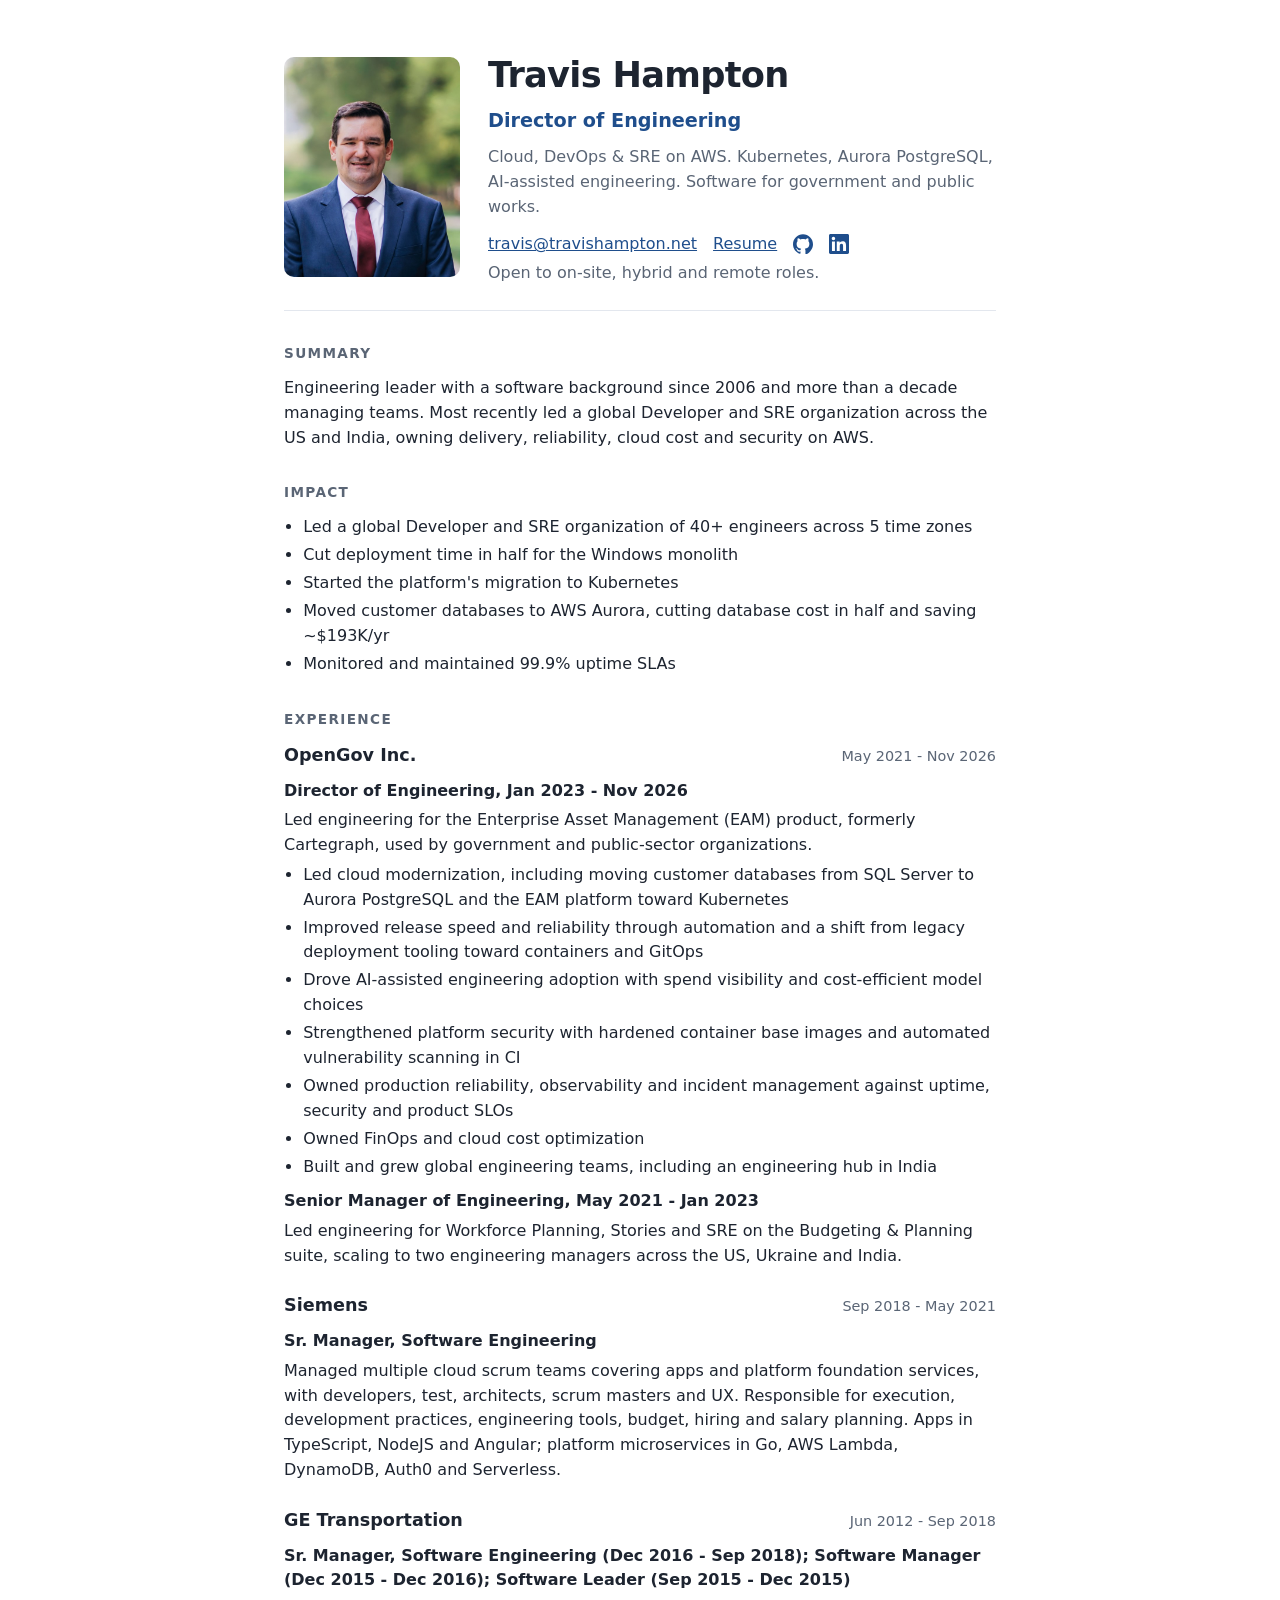
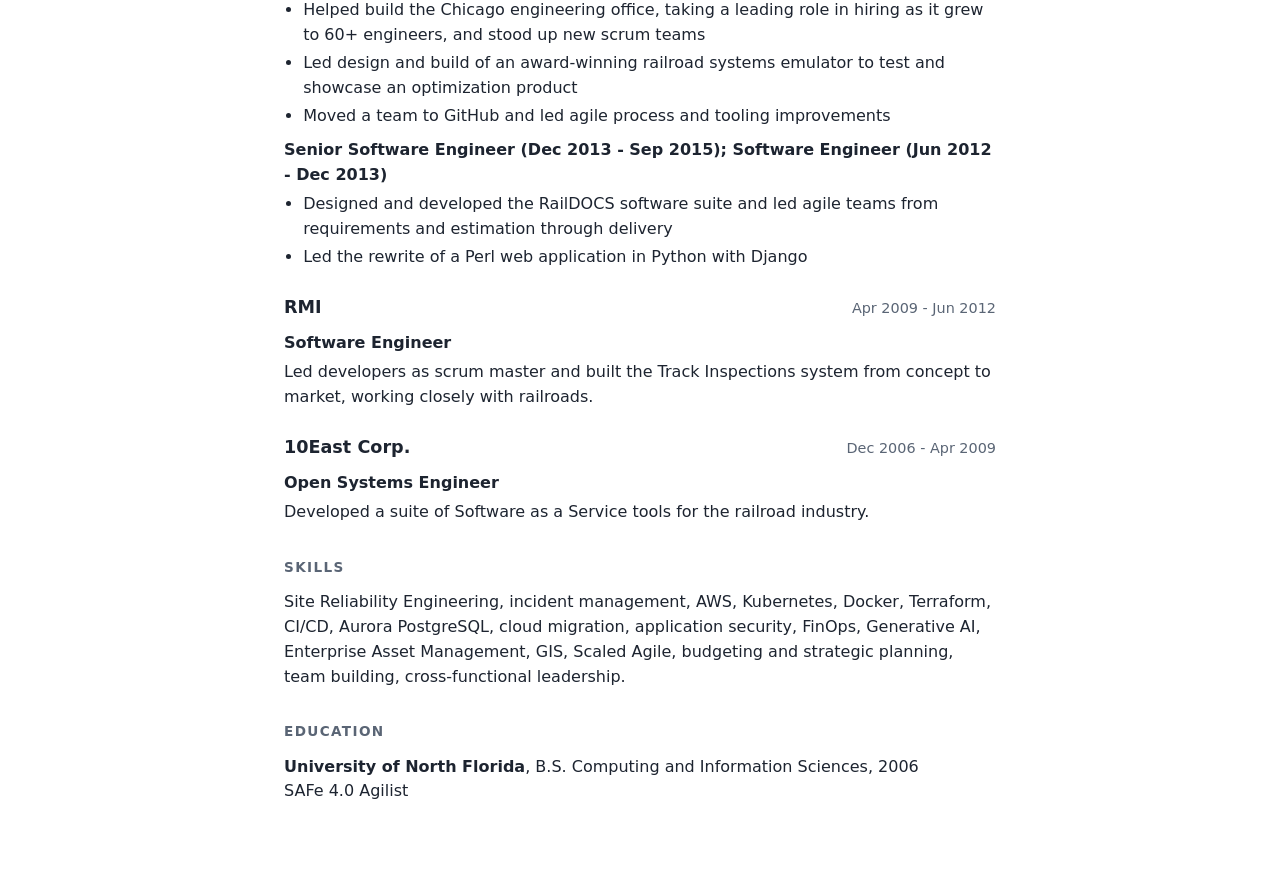
<file: index.html>
<!doctype html>
<html lang="en">
<head>
<meta charset="utf-8">
<meta name="viewport" content="width=device-width, initial-scale=1">
<title>Travis Hampton | Director of Engineering</title>
<meta name="description" content="Travis Hampton is a Director of Engineering focused on cloud, DevOps and SRE on AWS, building software for government and public works.">
<meta name="theme-color" content="#ffffff">
<link rel="canonical" href="https://travishampton.net/">
<link rel="icon" href="data:image/svg+xml,%3Csvg xmlns='http://www.w3.org/2000/svg' viewBox='0 0 64 64'%3E%3Crect width='64' height='64' rx='12' fill='%231f4e8c'/%3E%3Ctext x='32' y='43' font-family='Arial,sans-serif' font-size='30' font-weight='700' text-anchor='middle' fill='%23fff'%3ETH%3C/text%3E%3C/svg%3E">
<meta property="og:type" content="profile">
<meta property="og:site_name" content="Travis Hampton">
<meta property="og:title" content="Travis Hampton | Director of Engineering">
<meta property="og:description" content="Travis Hampton is a Director of Engineering focused on cloud, DevOps and SRE on AWS, building software for government and public works.">
<meta property="og:url" content="https://travishampton.net/">
<meta property="og:image" content="https://travishampton.net/headshot.jpg">
<meta property="og:image:alt" content="Headshot of Travis Hampton">
<meta name="twitter:card" content="summary">
<link rel="stylesheet" href="style.css?v=3">
</head>
<body>
<main>
<header>
  <img class="headshot" src="headshot.jpg" alt="Headshot of Travis Hampton, smiling, wearing a navy suit with a white shirt and burgundy tie" width="600" height="750">
  <div>
    <h1>Travis Hampton</h1>
    <p class="role">Director of Engineering</p>
    <p class="tag">Cloud, DevOps &amp; SRE on AWS. Kubernetes, Aurora PostgreSQL, AI-assisted engineering. Software for government and public works.</p>
    <div class="links" role="group" aria-label="Contact and resume links">
      <div class="link-row"><a href="mailto:travis@travishampton.net" aria-label="Email travis@travishampton.net">travis@travishampton.net</a><a href="travis-hampton-resume.pdf">Resume</a><a href="https://github.com/thampton" aria-label="GitHub" title="GitHub"><svg viewBox="0 0 24 24" width="20" height="20" fill="currentColor" aria-hidden="true" focusable="false"><path d="M12 .297c-6.63 0-12 5.373-12 12 0 5.303 3.438 9.8 8.205 11.385.6.113.82-.258.82-.577 0-.285-.01-1.04-.015-2.04-3.338.724-4.042-1.61-4.042-1.61C4.422 18.07 3.633 17.7 3.633 17.7c-1.087-.744.084-.729.084-.729 1.205.084 1.838 1.236 1.838 1.236 1.07 1.835 2.809 1.305 3.495.998.108-.776.417-1.305.76-1.605-2.665-.3-5.466-1.332-5.466-5.93 0-1.31.465-2.38 1.235-3.22-.135-.303-.54-1.523.105-3.176 0 0 1.005-.322 3.3 1.23.96-.267 1.98-.399 3-.405 1.02.006 2.04.138 3 .405 2.28-1.552 3.285-1.23 3.285-1.23.645 1.653.24 2.873.12 3.176.765.84 1.23 1.91 1.23 3.22 0 4.61-2.805 5.625-5.475 5.92.42.36.81 1.096.81 2.22 0 1.606-.015 2.896-.015 4.21 0 .315.21.69.825.57C20.565 22.092 24 17.592 24 12.297c0-6.627-5.373-12-12-12"/></svg></a><a href="https://www.linkedin.com/in/travishampton" aria-label="LinkedIn" title="LinkedIn"><svg viewBox="0 0 24 24" width="20" height="20" fill="currentColor" aria-hidden="true" focusable="false"><path d="M20.447 20.452h-3.554v-5.569c0-1.328-.027-3.037-1.852-3.037-1.853 0-2.136 1.445-2.136 2.939v5.667H9.351V9h3.414v1.561h.046c.477-.9 1.637-1.85 3.37-1.85 3.601 0 4.267 2.37 4.267 5.455v6.286zM5.337 7.433c-1.144 0-2.063-.926-2.063-2.065 0-1.138.92-2.063 2.063-2.063 1.14 0 2.064.925 2.064 2.063 0 1.139-.925 2.065-2.064 2.065zm1.782 13.019H3.555V9h3.564v11.452zM22.225 0H1.771C.792 0 0 .774 0 1.729v20.542C0 23.227.792 24 1.771 24h20.451C23.2 24 24 23.227 24 22.271V1.729C24 .774 23.2 0 22.222 0h.003z"/></svg></a></div>
    </div>
    <p class="open">Open to on-site, hybrid and remote roles.</p>
  </div>
</header>

<section aria-labelledby="summary-heading">
<h2 id="summary-heading">Summary</h2>
<p>Engineering leader with a software background since 2006 and more than a decade managing teams. Most recently led a global Developer and SRE organization across the US and India, owning delivery, reliability, cloud cost and security on AWS.</p>
</section>

<section aria-labelledby="impact-heading">
<h2 id="impact-heading">Impact</h2>
<ul>
<li>Led a global Developer and SRE organization of 40+ engineers across 5 time zones</li>
<li>Cut deployment time in half for the Windows monolith</li>
<li>Started the platform's migration to Kubernetes</li>
<li>Moved customer databases to AWS Aurora, cutting database cost in half and saving ~$193K/yr</li>
<li>Monitored and maintained 99.9% uptime SLAs</li>
</ul>
</section>

<section aria-labelledby="experience-heading">
<h2 id="experience-heading">Experience</h2>

<article>
<div class="row"><h3>OpenGov Inc.</h3><span>May 2021 - Nov 2026</span></div>
<p class="sub">Director of Engineering, Jan 2023 - Nov 2026</p>
<p>Led engineering for the Enterprise Asset Management (EAM) product, formerly Cartegraph, used by government and public-sector organizations.</p>
<ul>
<li>Led cloud modernization, including moving customer databases from SQL Server to Aurora PostgreSQL and the EAM platform toward Kubernetes</li>
<li>Improved release speed and reliability through automation and a shift from legacy deployment tooling toward containers and GitOps</li>
<li>Drove AI-assisted engineering adoption with spend visibility and cost-efficient model choices</li>
<li>Strengthened platform security with hardened container base images and automated vulnerability scanning in CI</li>
<li>Owned production reliability, observability and incident management against uptime, security and product SLOs</li>
<li>Owned FinOps and cloud cost optimization</li>
<li>Built and grew global engineering teams, including an engineering hub in India</li>
</ul>
<p class="sub">Senior Manager of Engineering, May 2021 - Jan 2023</p>
<p>Led engineering for Workforce Planning, Stories and SRE on the Budgeting &amp; Planning suite, scaling to two engineering managers across the US, Ukraine and India.</p>
</article>

<article>
<div class="row"><h3>Siemens</h3><span>Sep 2018 - May 2021</span></div>
<p class="sub">Sr. Manager, Software Engineering</p>
<p>Managed multiple cloud scrum teams covering apps and platform foundation services, with developers, test, architects, scrum masters and UX. Responsible for execution, development practices, engineering tools, budget, hiring and salary planning. Apps in TypeScript, NodeJS and Angular; platform microservices in Go, AWS Lambda, DynamoDB, Auth0 and Serverless.</p>
</article>

<article>
<div class="row"><h3>GE Transportation</h3><span>Jun 2012 - Sep 2018</span></div>
<p class="sub">Sr. Manager, Software Engineering (Dec 2016 - Sep 2018); Software Manager (Dec 2015 - Dec 2016); Software Leader (Sep 2015 - Dec 2015)</p>
<ul>
<li>Helped build the Chicago engineering office, taking a leading role in hiring as it grew to 60+ engineers, and stood up new scrum teams</li>
<li>Led design and build of an award-winning railroad systems emulator to test and showcase an optimization product</li>
<li>Moved a team to GitHub and led agile process and tooling improvements</li>
</ul>
<p class="sub">Senior Software Engineer (Dec 2013 - Sep 2015); Software Engineer (Jun 2012 - Dec 2013)</p>
<ul>
<li>Designed and developed the RailDOCS software suite and led agile teams from requirements and estimation through delivery</li>
<li>Led the rewrite of a Perl web application in Python with Django</li>
</ul>
</article>

<article>
<div class="row"><h3>RMI</h3><span>Apr 2009 - Jun 2012</span></div>
<p class="sub">Software Engineer</p>
<p>Led developers as scrum master and built the Track Inspections system from concept to market, working closely with railroads.</p>
</article>

<article>
<div class="row"><h3>10East Corp.</h3><span>Dec 2006 - Apr 2009</span></div>
<p class="sub">Open Systems Engineer</p>
<p>Developed a suite of Software as a Service tools for the railroad industry.</p>
</article>
</section>

<section aria-labelledby="skills-heading">
<h2 id="skills-heading">Skills</h2>
<p>Site Reliability Engineering, incident management, AWS, Kubernetes, Docker, Terraform, CI/CD, Aurora PostgreSQL, cloud migration, application security, FinOps, Generative AI, Enterprise Asset Management, GIS, Scaled Agile, budgeting and strategic planning, team building, cross-functional leadership.</p>
</section>

<section aria-labelledby="education-heading">
<h2 id="education-heading">Education</h2>
<p><strong>University of North Florida</strong>, B.S. Computing and Information Sciences, 2006<br>SAFe 4.0 Agilist</p>
</section>
</main>
</body>
</html>
</file>
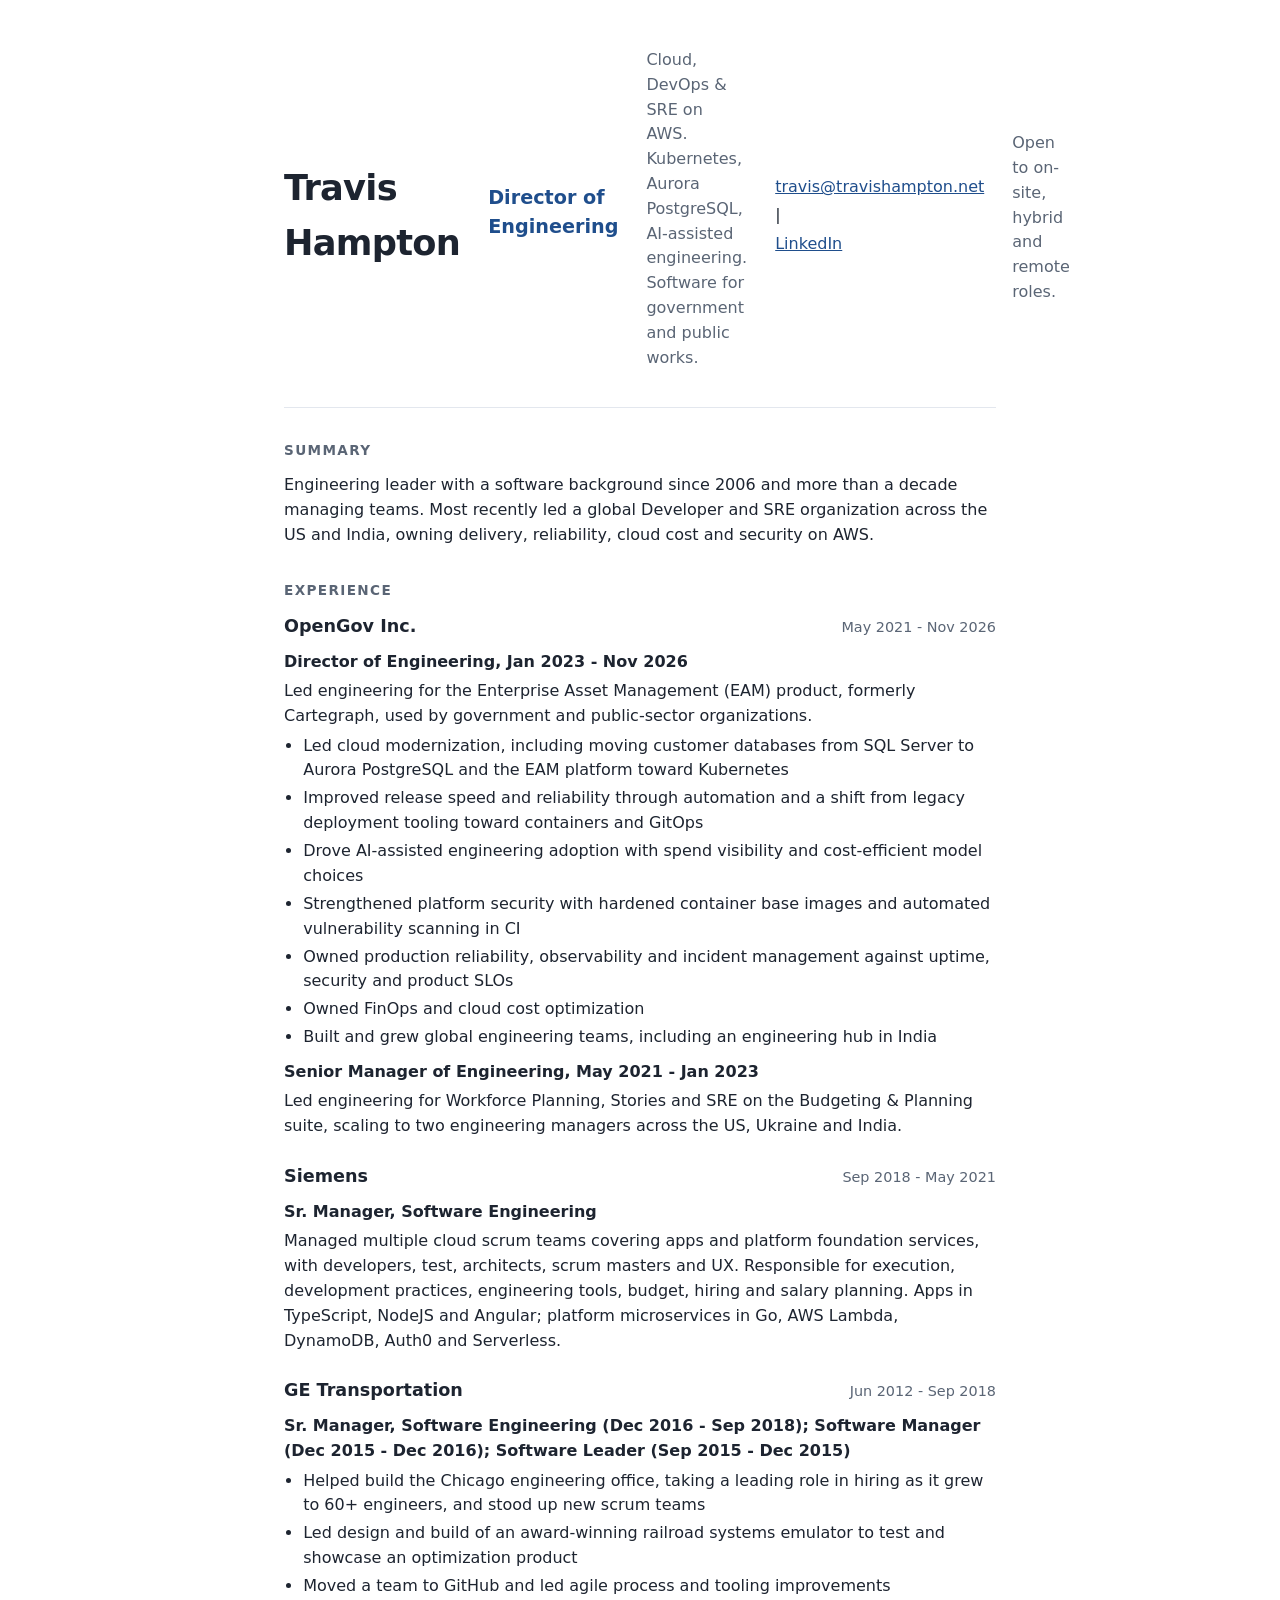
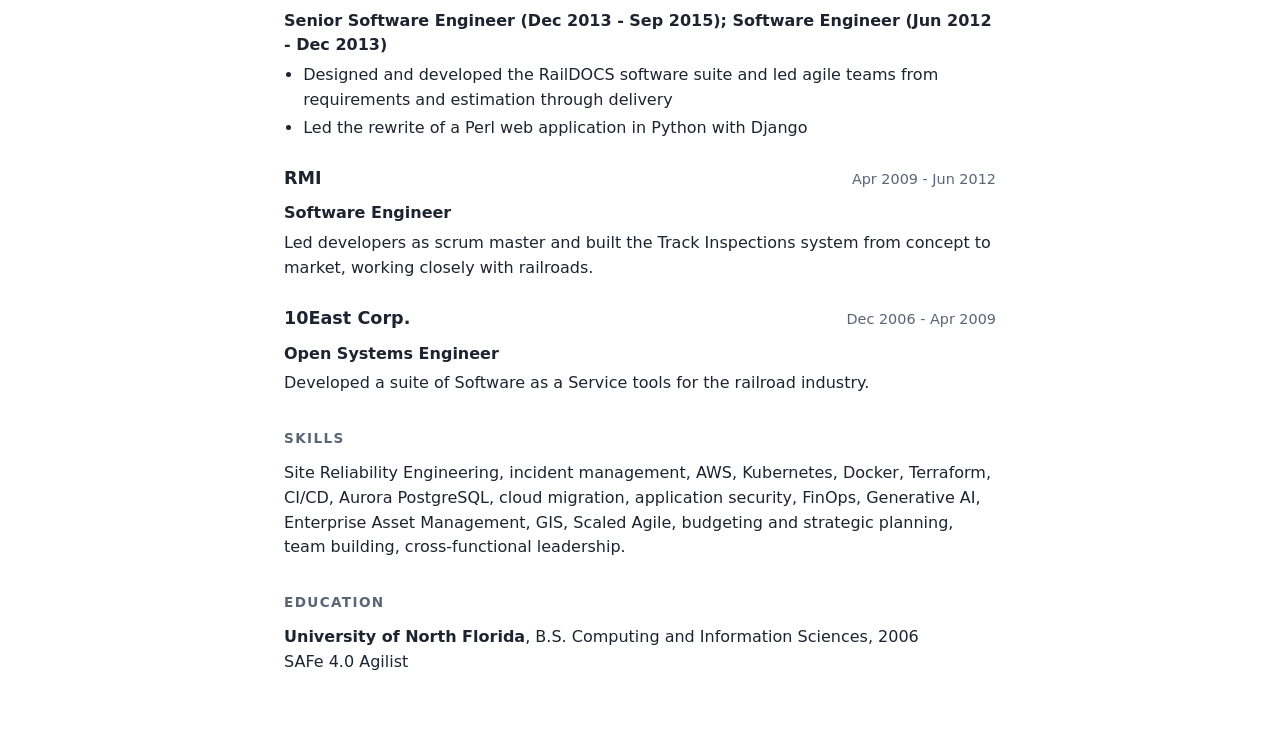
<file: 1-index.html>
<!doctype html>
<html lang="en">
<head>
<meta charset="utf-8">
<meta name="viewport" content="width=device-width, initial-scale=1">
<title>Travis Hampton | Director of Engineering</title>
<meta name="description" content="Travis Hampton is a Director of Engineering focused on cloud, DevOps and SRE on AWS, building software for government and public works.">
<link rel="stylesheet" href="style.css">
</head>
<body>
<main>
<header>
  <h1>Travis Hampton</h1>
  <p class="role">Director of Engineering</p>
  <p class="tag">Cloud, DevOps &amp; SRE on AWS. Kubernetes, Aurora PostgreSQL, AI-assisted engineering. Software for government and public works.</p>
  <p class="links"><a href="mailto:travis@travishampton.net">travis@travishampton.net</a> <span>|</span> <a href="https://www.linkedin.com/in/travishampton">LinkedIn</a></p>
  <p class="open">Open to on-site, hybrid and remote roles.</p>
</header>

<section>
<h2>Summary</h2>
<p>Engineering leader with a software background since 2006 and more than a decade managing teams. Most recently led a global Developer and SRE organization across the US and India, owning delivery, reliability, cloud cost and security on AWS.</p>
</section>

<section>
<h2>Experience</h2>

<article>
<div class="row"><h3>OpenGov Inc.</h3><span>May 2021 - Nov 2026</span></div>
<p class="sub">Director of Engineering, Jan 2023 - Nov 2026</p>
<p>Led engineering for the Enterprise Asset Management (EAM) product, formerly Cartegraph, used by government and public-sector organizations.</p>
<ul>
<li>Led cloud modernization, including moving customer databases from SQL Server to Aurora PostgreSQL and the EAM platform toward Kubernetes</li>
<li>Improved release speed and reliability through automation and a shift from legacy deployment tooling toward containers and GitOps</li>
<li>Drove AI-assisted engineering adoption with spend visibility and cost-efficient model choices</li>
<li>Strengthened platform security with hardened container base images and automated vulnerability scanning in CI</li>
<li>Owned production reliability, observability and incident management against uptime, security and product SLOs</li>
<li>Owned FinOps and cloud cost optimization</li>
<li>Built and grew global engineering teams, including an engineering hub in India</li>
</ul>
<p class="sub">Senior Manager of Engineering, May 2021 - Jan 2023</p>
<p>Led engineering for Workforce Planning, Stories and SRE on the Budgeting &amp; Planning suite, scaling to two engineering managers across the US, Ukraine and India.</p>
</article>

<article>
<div class="row"><h3>Siemens</h3><span>Sep 2018 - May 2021</span></div>
<p class="sub">Sr. Manager, Software Engineering</p>
<p>Managed multiple cloud scrum teams covering apps and platform foundation services, with developers, test, architects, scrum masters and UX. Responsible for execution, development practices, engineering tools, budget, hiring and salary planning. Apps in TypeScript, NodeJS and Angular; platform microservices in Go, AWS Lambda, DynamoDB, Auth0 and Serverless.</p>
</article>

<article>
<div class="row"><h3>GE Transportation</h3><span>Jun 2012 - Sep 2018</span></div>
<p class="sub">Sr. Manager, Software Engineering (Dec 2016 - Sep 2018); Software Manager (Dec 2015 - Dec 2016); Software Leader (Sep 2015 - Dec 2015)</p>
<ul>
<li>Helped build the Chicago engineering office, taking a leading role in hiring as it grew to 60+ engineers, and stood up new scrum teams</li>
<li>Led design and build of an award-winning railroad systems emulator to test and showcase an optimization product</li>
<li>Moved a team to GitHub and led agile process and tooling improvements</li>
</ul>
<p class="sub">Senior Software Engineer (Dec 2013 - Sep 2015); Software Engineer (Jun 2012 - Dec 2013)</p>
<ul>
<li>Designed and developed the RailDOCS software suite and led agile teams from requirements and estimation through delivery</li>
<li>Led the rewrite of a Perl web application in Python with Django</li>
</ul>
</article>

<article>
<div class="row"><h3>RMI</h3><span>Apr 2009 - Jun 2012</span></div>
<p class="sub">Software Engineer</p>
<p>Led developers as scrum master and built the Track Inspections system from concept to market, working closely with railroads.</p>
</article>

<article>
<div class="row"><h3>10East Corp.</h3><span>Dec 2006 - Apr 2009</span></div>
<p class="sub">Open Systems Engineer</p>
<p>Developed a suite of Software as a Service tools for the railroad industry.</p>
</article>
</section>

<section>
<h2>Skills</h2>
<p>Site Reliability Engineering, incident management, AWS, Kubernetes, Docker, Terraform, CI/CD, Aurora PostgreSQL, cloud migration, application security, FinOps, Generative AI, Enterprise Asset Management, GIS, Scaled Agile, budgeting and strategic planning, team building, cross-functional leadership.</p>
</section>

<section>
<h2>Education</h2>
<p><strong>University of North Florida</strong>, B.S. Computing and Information Sciences, 2006<br>SAFe 4.0 Agilist</p>
</section>
</main>
</body>
</html>
</file>
<file: style.css>
:root{--fg:#1d2430;--muted:#5a6575;--accent:#1f4e8c;--line:#e3e7ee}
*{box-sizing:border-box}
body{margin:0;background:#fff;color:var(--fg);font:16px/1.55 system-ui,-apple-system,"Segoe UI",Roboto,sans-serif}
main{max-width:760px;margin:0 auto;padding:48px 24px 64px}
h1{font-size:2.2rem;margin:0;letter-spacing:-.02em}
.role{font-size:1.2rem;color:var(--accent);margin:.2rem 0 .6rem;font-weight:600}
.tag{color:var(--muted);margin:0 0 .8rem}
.links{margin:0;display:flex;flex-direction:column;align-items:flex-start;gap:.25rem}.link-row{display:flex;align-items:center;gap:1rem}.links a{display:inline-flex;align-items:center;line-height:1}.links svg{width:1.25em;height:1.25em;display:block}
.open{margin:.3rem 0 0;color:var(--muted)}
a{color:var(--accent)}
a:hover{color:#153a6b;text-decoration-thickness:2px}.links a:not([aria-label]){padding:.25rem 0}.links a[aria-label]{padding:.5rem;margin:-.5rem}.links{gap:.25rem 1rem}html{-webkit-text-size-adjust:100%}
a:focus-visible{outline:3px solid #b45309;outline-offset:3px;border-radius:2px}
header{display:flex;gap:28px;align-items:center;padding-bottom:24px;border-bottom:1px solid var(--line)}
header>div{flex:1;min-width:0}
.headshot{width:176px;height:auto;border-radius:10px;flex-shrink:0}
section{margin-top:32px}
h2{font-size:.85rem;text-transform:uppercase;letter-spacing:.1em;color:var(--muted);margin:0 0 12px}
article{margin-bottom:24px}
.row{display:flex;justify-content:space-between;gap:12px;flex-wrap:wrap;align-items:baseline}
h3{font-size:1.1rem;margin:0}
.row span{color:var(--muted);font-size:.9rem}
.sub{font-weight:600;margin:.6rem 0 .2rem}
p{margin:.3rem 0}
ul{margin:.3rem 0 0;padding-left:1.2rem}li{margin:.2rem 0}
@media(max-width:480px){main{padding:32px 20px 48px}h1{font-size:2rem}header{flex-direction:column;align-items:flex-start;gap:16px}.headshot{width:136px}}
@media print{main{padding:0}a{color:inherit}}
</file>
